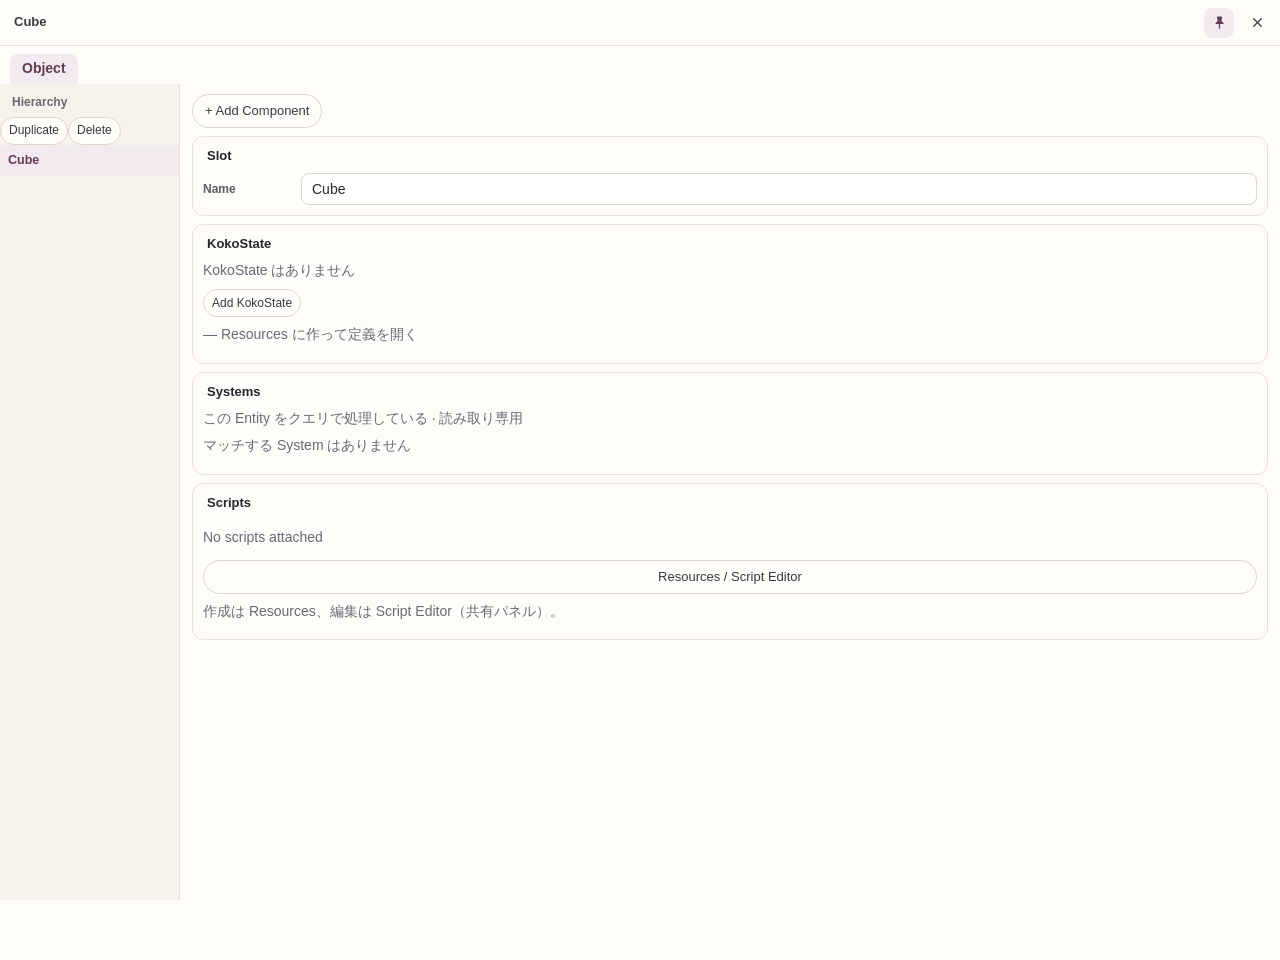
<file: client-ui/panel.html>
<!DOCTYPE html>
<html lang="ja">
<head>
  <meta charset="utf-8">
  <title>tukurium panel</title>
  <link rel="stylesheet" href="theme.css">
  <style>
    /* Match the 2D overlay paper tone (cream + mauve), not the old dark Control board. */
    html, body {
      width: 1120px;
      height: 960px;
      margin: 0;
      background: #fffdf9;
      color: #26262e;
    }
    body.panel-mode .inspector-shell {
      position: absolute;
      inset: 0;
      border-radius: 0;
      box-shadow: none;
      background: #fffdf9;
      border: 0;
      color: #26262e;
    }
    body.panel-mode .whead {
      background: #fffdf9;
      border-bottom: 1px solid #e7e1d6;
    }
    body.panel-mode .tree { background: #f7f3eb; }
    body.panel-mode .main { background: #fffdf9; }
  </style>
</head>
<body class="panel-mode">
  <div id="mount"></div>
  <script src="inspector.js"></script>
  <script src="panel.js"></script>
</body>
</html>
</file>
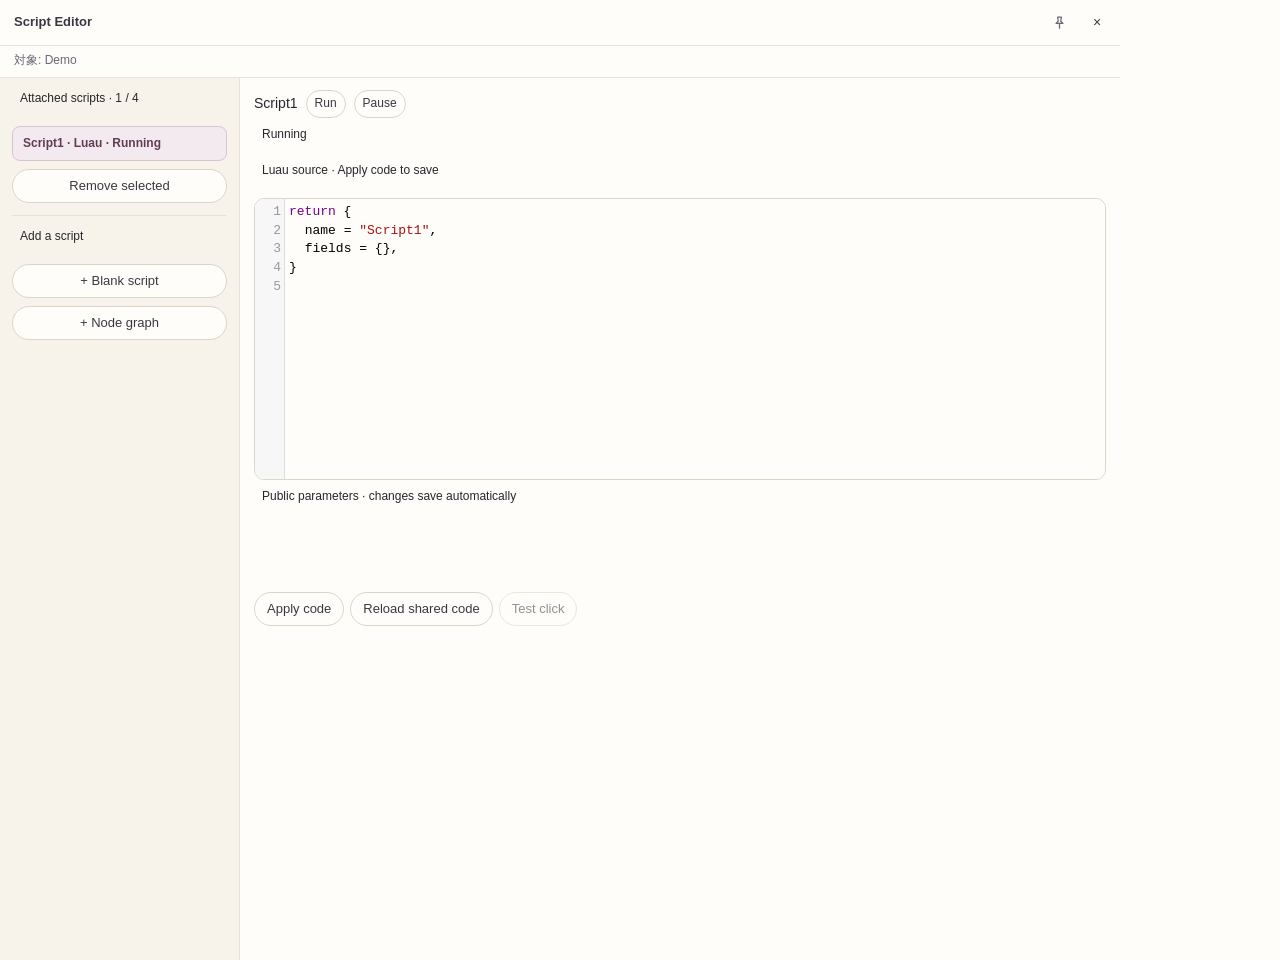
<file: client-ui/script-panel.html>
<!DOCTYPE html>
<html lang="ja">
<head>
  <meta charset="utf-8">
  <title>tukurium script panel</title>
  <link rel="stylesheet" href="theme.css">
  <link rel="stylesheet" href="vendor/cm5.css">
  <style>
    html, body {
      width: 1120px;
      height: 960px;
      margin: 0;
      background: #fffdf9;
      color: #26262e;
    }
    body.panel-mode .script-shell,
    body.panel-mode .script-shell.panel-shell {
      position: absolute;
      inset: 0;
      left: 0;
      top: 0;
      width: 1120px;
      height: 960px;
      max-width: none;
      max-height: none;
      border-radius: 0;
      box-shadow: none;
      background: #fffdf9;
      border: 0;
      z-index: 0;
      overflow: hidden;
    }
    body.panel-mode #mount {
      position: absolute;
      inset: 0;
      width: 1120px;
      height: 960px;
    }
    body.panel-mode .whead {
      background: #fffdf9;
      border-bottom: 1px solid #e7e1d6;
    }
  </style>
</head>
<body class="panel-mode">
  <div id="mount"></div>
  <script src="vendor/cm5.min.js"></script>
  <script src="vendor/cm5-lua.js"></script>
  <script src="script-graph-ui.js"></script>
  <script src="script-editor.js"></script>
  <script src="script-panel.js"></script>
</body>
</html>
</file>
<file: client-ui/theme.css>
* { box-sizing: border-box; }
html, body {
  margin: 0;
  height: 100%;
  overflow: hidden;
  background: transparent;
  color: #26262e;
  font: 14px/1.4 "Zen Kaku Gothic New", "Yu Gothic UI", "Yu Gothic", "Segoe UI", sans-serif;
}
button, input { font: inherit; color: inherit; }
button { cursor: pointer; }
button:disabled, input:disabled { cursor: default; opacity: 0.55; }
.glass {
  background: rgba(255, 253, 249, 0.94);
  border: 1px solid rgba(255, 255, 255, 0.72);
  border-radius: 18px;
  box-shadow: 0 8px 24px rgba(15, 25, 40, 0.18);
}
[hidden] { display: none !important; }

header.glass {
  background: #fffdf9;
  position: fixed;
  left: 16px;
  right: 16px;
  top: 16px;
  z-index: 3;
  height: 56px;
  display: flex;
  align-items: center;
  gap: 16px;
  padding: 0 10px 0 14px;
}
.brand { display: flex; align-items: center; gap: 8px; flex: none; }
.brand img { width: 30px; height: 28px; object-fit: contain; }
.word {
  font-family: "Zen Maru Gothic", "Yu Gothic UI", "Yu Gothic", sans-serif;
  font-weight: 700;
  font-size: 17px;
  color: #603d56;
}
.modes { display: flex; gap: 2px; flex: none; }
.modes button {
  height: 36px;
  padding: 0 14px;
  border: 0;
  border-radius: 10px;
  background: transparent;
  color: #3a3942;
  font-size: 13.5px;
  font-weight: 500;
}
.modes button:hover { background: rgba(38, 38, 46, 0.06); }
.modes button[aria-pressed="true"] {
  background: #f3eaf0;
  color: #603d56;
  font-weight: 700;
}
.room {
  flex: 1;
  min-width: 0;
  overflow: hidden;
  text-overflow: ellipsis;
  white-space: nowrap;
  color: #3a3942;
  font-size: 13.5px;
}
.status { display: flex; align-items: center; gap: 10px; flex: none; color: #6a6875; font-size: 12.5px; }
#sync[data-status="ready"] { color: #1f6b47; }
#sync[data-status="busy"] { color: #603d56; }
#sync[data-status="wait"] { color: #9a6b2f; }
.ghost {
  height: 34px;
  padding: 0 12px;
  border-radius: 999px;
  border: 1px solid #dcd5c8;
  background: #fffdf9;
  color: #3a3942;
  font-size: 13px;
  font-weight: 500;
}
.ghost:hover { background: #f6f1e8; }
.ghost[aria-pressed="true"] {
  background: #f3eaf0;
  border-color: transparent;
  color: #603d56;
  font-weight: 700;
}

.window {
  position: fixed;
  left: 72px;
  top: 88px;
  z-index: 10;
  width: 640px;
  height: min(640px, calc(100vh - 110px));
  display: flex;
  flex-direction: column;
  overflow: hidden;
}
.whead {
  flex: none;
  height: 46px;
  display: flex;
  align-items: center;
  gap: 8px;
  padding: 0 8px 0 14px;
  border-bottom: 1px solid rgba(38, 38, 46, 0.08);
  cursor: grab;
  user-select: none;
}
.whead:active { cursor: grabbing; }
.whead h2 { margin: 0; flex: 1; min-width: 0; overflow: hidden; text-overflow: ellipsis; white-space: nowrap; font-size: 13px; font-weight: 700; color: #3a3942; }
.tb {
  flex: none;
  width: 30px;
  height: 30px;
  padding: 0;
  border: 0;
  border-radius: 8px;
  background: transparent;
  color: #6a6875;
  display: flex;
  align-items: center;
  justify-content: center;
}
.tb:hover:not(:disabled) { background: rgba(38, 38, 46, 0.09); }
.tb.pin[aria-pressed="true"] {
  background: #f3eaf0;
  color: #603d56;
}
.tb#close { color: #3a3942; }
.icon {
  width: 30px;
  height: 30px;
  padding: 0;
  border: 0;
  border-radius: 8px;
  background: transparent;
  color: #3a3942;
  font-size: 18px;
  line-height: 1;
}
.icon:hover { background: rgba(38, 38, 46, 0.09); }
.body { flex: 1; overflow: auto; padding: 12px 14px; }
#message { margin: 0; min-height: 0; padding: 0 14px 12px; color: #8a4b3c; font-size: 12.5px; }
#message:empty { display: none; }
.empty { margin: 8px 0; color: #6a6875; }

.section {
  border: 1px solid #e7e1d6;
  border-radius: 12px;
  background: #fffdf9;
  padding: 8px 10px 10px;
  margin: 0 0 8px;
}
.section h3 { margin: 2px 4px 8px; font-size: 13px; font-weight: 700; }
.field { display: flex; align-items: center; gap: 6px; margin: 0 0 6px; }
.field:last-child { margin-bottom: 0; }
.fname { flex: none; width: 92px; font-size: 12px; font-weight: 700; color: #5e5c64; }
.text, .check {
  flex: 1;
  min-width: 0;
}
.text {
  height: 32px;
  border-radius: 8px;
  border: 1px solid #dcd5c8;
  background: #fff;
  padding: 0 10px;
}
.check { display: flex; align-items: center; gap: 8px; font-size: 13px; }
.axis {
  flex: 1;
  min-width: 0;
  display: flex;
  align-items: center;
  height: 28px;
  border: 1px solid #dcd5c8;
  border-radius: 7px;
  background: #fff;
  overflow: hidden;
}
.axis:focus-within, .text:focus { border-color: #603d56; outline: none; }
.axis b { flex: none; width: 22px; text-align: center; font-size: 11px; font-weight: 700; }
.axis input {
  flex: 1;
  min-width: 0;
  width: 100%;
  height: 26px;
  border: 0;
  padding: 0 6px 0 0;
  background: transparent;
  font-variant-numeric: tabular-nums;
}
.axis input:focus { outline: none; }
.static { flex: 1; color: #3a3942; font-size: 13px; }

.inspector-shell { display: flex; flex-direction: column; height: 100%; min-height: 0; }
.inspector-body { flex: 1; min-height: 0; display: flex; }
.tree {
  flex: none;
  width: 180px;
  overflow: auto;
  border-right: 1px solid #e7e1d6;
  background: #f7f3eb;
}
.tree-head { padding: 10px 12px 6px; font-size: 12px; font-weight: 700; color: #6a6875; }
.tree-item {
  display: block;
  width: 100%;
  text-align: left;
  border: 0;
  background: transparent;
  padding: 7px 10px;
  color: #3a3942;
  font-size: 12.5px;
}
.tree-item:hover { background: rgba(96, 61, 86, 0.08); }
.tree-item.selected { background: #f3eaf0; color: #603d56; font-weight: 700; }
.main { flex: 1; min-width: 0; overflow: auto; padding: 10px 12px; }
.tabs { display: flex; gap: 4px; padding: 8px 10px 0; }
.tab {
  height: 30px;
  border: 0;
  border-radius: 8px 8px 0 0;
  background: transparent;
  padding: 0 12px;
  color: #6a6875;
}
.tab[aria-pressed="true"] { background: #f3eaf0; color: #603d56; font-weight: 700; }
.actions { display: flex; flex-wrap: wrap; gap: 6px; margin-bottom: 8px; }
.catalog { display: flex; flex-direction: column; gap: 4px; margin-bottom: 10px; }
.catalog-item, .script-row {
  display: flex;
  align-items: center;
  justify-content: space-between;
  gap: 8px;
  width: 100%;
  text-align: left;
  border: 1px solid #e7e1d6;
  border-radius: 8px;
  background: #fff;
  padding: 8px 10px;
}
.section-head { display: flex; align-items: center; justify-content: space-between; gap: 8px; }
.tiny { height: 28px; padding: 0 8px; font-size: 12px; }
.drive { flex: 1; color: #8b5bb8; font-size: 12px; white-space: pre-wrap; }
.lease { color: #9a6b2f; font-size: 11px; }
.collider { flex: 1; display: flex; flex-wrap: wrap; gap: 6px; }
.code {
  width: 100%;
  min-height: 280px;
  border: 1px solid #dcd5c8;
  border-radius: 10px;
  padding: 10px;
  font: 13px/1.45 ui-monospace, Consolas, monospace;
  resize: vertical;
}
.graph-canvas {
  position: relative;
  min-height: 320px;
  border: 1px dashed #dcd5c8;
  border-radius: 12px;
  background: #faf7f1;
  overflow: hidden;
}
.graph-node {
  position: absolute;
  min-width: 110px;
  padding: 8px 10px;
  border-radius: 8px;
  border: 1px solid #dcd5c8;
  background: #fff;
  font-size: 12px;
  font-weight: 700;
}
#inspector-mount { height: 100%; }
.window > .inspector-shell { height: 100%; }

.script-shell {
  display: flex;
  flex-direction: column;
  height: 100%;
  min-height: 0;
  background: #fffdf9;
  color: #26262e;
}
.script-shell.panel-shell {
  position: absolute;
  inset: 0;
  width: 100%;
  height: 100%;
}
.script-status { margin: 0; padding: 6px 14px 0; color: #6a6875; font-size: 12px; }
.script-body {
  display: grid;
  grid-template-columns: 240px 1fr;
  gap: 0;
  flex: 1;
  min-height: 0;
  border-top: 1px solid #e7e1d6;
  margin-top: 8px;
}
.script-side {
  display: flex;
  flex-direction: column;
  gap: 8px;
  padding: 12px;
  background: #f7f3eb;
  border-right: 1px solid #e7e1d6;
  overflow: auto;
}
.script-list { display: flex; flex-direction: column; gap: 4px; }
.script-item {
  text-align: left;
  border: 1px solid #e7e1d6;
  border-radius: 8px;
  background: #fff;
  padding: 8px 10px;
  font-size: 12px;
}
.script-item.selected { background: #f3eaf0; color: #603d56; border-color: #d9c5d2; font-weight: 700; }
.script-confirm {
  border: 1px solid #e7e1d6;
  border-radius: 10px;
  background: #fff;
  padding: 8px;
  display: flex;
  flex-direction: column;
  gap: 6px;
}
.script-main {
  display: flex;
  flex-direction: column;
  gap: 8px;
  padding: 12px 14px 14px;
  overflow: auto;
  min-height: 0;
}
.script-toolbar { display: flex; align-items: center; gap: 8px; flex-wrap: wrap; }
.script-code {
  min-height: 280px;
  border: 1px solid #dcd5c8;
  border-radius: 10px;
  overflow: hidden;
  background: #fff;
}
.script-code .CodeMirror { height: 280px; font: 13px/1.45 ui-monospace, Consolas, monospace; background: #fffdf9; }
.script-graph-host {
  min-height: 320px;
  border: 1px dashed #dcd5c8;
  border-radius: 12px;
  background: #faf7f1;
  overflow: hidden;
}
.script-params { display: flex; flex-direction: column; gap: 8px; }
.script-actions { display: flex; flex-wrap: wrap; gap: 6px; }
.script-drop {
  display: flex;
  flex-wrap: wrap;
  gap: 6px;
  align-items: center;
  border: 1px solid #e7e1d6;
  border-radius: 10px;
  background: #f7f3eb;
  padding: 8px;
}
.rule { border: 0; border-top: 1px solid #e7e1d6; margin: 4px 0; }
.ref-chip {
  display: inline-block;
  border: 1px solid #e7e1d6;
  border-radius: 999px;
  padding: 4px 10px;
  background: #fff;
  font-size: 12px;
}
.axis { display: flex; gap: 6px; flex-wrap: wrap; }
.sg-root { display: flex; flex-direction: column; height: 100%; min-height: 320px; }
.sg-tools { display: flex; gap: 6px; padding: 8px; border-bottom: 1px solid #e7e1d6; background: #fffdf9; }
.sg-canvas { position: relative; flex: 1; min-height: 280px; overflow: auto; }
.sg-wires { position: absolute; inset: 0; pointer-events: none; }
.sg-wires path { pointer-events: stroke; }
.sg-node {
  position: absolute;
  min-width: 160px;
  padding: 8px;
  border: 1px solid #dcd5c8;
  border-radius: 10px;
  background: #fff;
  box-shadow: 0 1px 0 rgba(38, 38, 46, 0.04);
}
.sg-node.selected { border-color: #603d56; box-shadow: 0 0 0 1px #603d56 inset; }
.sg-title { font-size: 12px; font-weight: 700; margin-bottom: 6px; }
.sg-ports { display: flex; justify-content: space-between; gap: 12px; }
.sg-col { display: flex; flex-direction: column; gap: 4px; }
.sg-port-row { display: flex; align-items: center; gap: 4px; font-size: 11px; color: #6a6875; }
.sg-port {
  width: 10px;
  height: 10px;
  border-radius: 999px;
  border: 0;
  padding: 0;
}
.script-window {
  position: absolute;
  min-width: 420px;
  min-height: 360px;
  overflow: hidden;
}
.script-window .script-shell { height: 100%; }
.script-caret {
  display: inline-block;
  margin-left: -1px;
  padding: 0 4px;
  border-left: 2px solid #603d56;
  color: #603d56;
  font-size: 10px;
  line-height: 1.2;
  background: #f3eaf0;
  border-radius: 0 4px 4px 0;
  pointer-events: none;
}

* { scrollbar-width: thin; scrollbar-color: rgba(96, 61, 86, 0.28) transparent; }
*::-webkit-scrollbar { width: 10px; height: 10px; }
*::-webkit-scrollbar-thumb {
  background-color: rgba(96, 61, 86, 0.24);
  border-radius: 999px;
  border: 3px solid transparent;
  background-clip: padding-box;
}
</file>
<file: client-ui/vendor/cm5.css>
/* BASICS */

.CodeMirror {
  /* Set height, width, borders, and global font properties here */
  font-family: monospace;
  height: 300px;
  color: black;
  direction: ltr;
}

/* PADDING */

.CodeMirror-lines {
  padding: 4px 0; /* Vertical padding around content */
}
.CodeMirror pre.CodeMirror-line,
.CodeMirror pre.CodeMirror-line-like {
  padding: 0 4px; /* Horizontal padding of content */
}

.CodeMirror-scrollbar-filler, .CodeMirror-gutter-filler {
  background-color: white; /* The little square between H and V scrollbars */
}

/* GUTTER */

.CodeMirror-gutters {
  border-right: 1px solid #ddd;
  background-color: #f7f7f7;
  white-space: nowrap;
}
.CodeMirror-linenumbers {}
.CodeMirror-linenumber {
  padding: 0 3px 0 5px;
  min-width: 20px;
  text-align: right;
  color: #999;
  white-space: nowrap;
}

.CodeMirror-guttermarker { color: black; }
.CodeMirror-guttermarker-subtle { color: #999; }

/* CURSOR */

.CodeMirror-cursor {
  border-left: 1px solid black;
  border-right: none;
  width: 0;
}
/* Shown when moving in bi-directional text */
.CodeMirror div.CodeMirror-secondarycursor {
  border-left: 1px solid silver;
}
.cm-fat-cursor .CodeMirror-cursor {
  width: auto;
  border: 0 !important;
  background: #7e7;
}
.cm-fat-cursor div.CodeMirror-cursors {
  z-index: 1;
}
.cm-fat-cursor .CodeMirror-line::selection,
.cm-fat-cursor .CodeMirror-line > span::selection, 
.cm-fat-cursor .CodeMirror-line > span > span::selection { background: transparent; }
.cm-fat-cursor .CodeMirror-line::-moz-selection,
.cm-fat-cursor .CodeMirror-line > span::-moz-selection,
.cm-fat-cursor .CodeMirror-line > span > span::-moz-selection { background: transparent; }
.cm-fat-cursor { caret-color: transparent; }
@-moz-keyframes blink {
  0% {}
  50% { background-color: transparent; }
  100% {}
}
@-webkit-keyframes blink {
  0% {}
  50% { background-color: transparent; }
  100% {}
}
@keyframes blink {
  0% {}
  50% { background-color: transparent; }
  100% {}
}

/* Can style cursor different in overwrite (non-insert) mode */
.CodeMirror-overwrite .CodeMirror-cursor {}

.cm-tab { display: inline-block; text-decoration: inherit; }

.CodeMirror-rulers {
  position: absolute;
  left: 0; right: 0; top: -50px; bottom: 0;
  overflow: hidden;
}
.CodeMirror-ruler {
  border-left: 1px solid #ccc;
  top: 0; bottom: 0;
  position: absolute;
}

/* DEFAULT THEME */

.cm-s-default .cm-header {color: blue;}
.cm-s-default .cm-quote {color: #090;}
.cm-negative {color: #d44;}
.cm-positive {color: #292;}
.cm-header, .cm-strong {font-weight: bold;}
.cm-em {font-style: italic;}
.cm-link {text-decoration: underline;}
.cm-strikethrough {text-decoration: line-through;}

.cm-s-default .cm-keyword {color: #708;}
.cm-s-default .cm-atom {color: #219;}
.cm-s-default .cm-number {color: #164;}
.cm-s-default .cm-def {color: #00f;}
.cm-s-default .cm-variable,
.cm-s-default .cm-punctuation,
.cm-s-default .cm-property,
.cm-s-default .cm-operator {}
.cm-s-default .cm-variable-2 {color: #05a;}
.cm-s-default .cm-variable-3, .cm-s-default .cm-type {color: #085;}
.cm-s-default .cm-comment {color: #a50;}
.cm-s-default .cm-string {color: #a11;}
.cm-s-default .cm-string-2 {color: #f50;}
.cm-s-default .cm-meta {color: #555;}
.cm-s-default .cm-qualifier {color: #555;}
.cm-s-default .cm-builtin {color: #30a;}
.cm-s-default .cm-bracket {color: #997;}
.cm-s-default .cm-tag {color: #170;}
.cm-s-default .cm-attribute {color: #00c;}
.cm-s-default .cm-hr {color: #999;}
.cm-s-default .cm-link {color: #00c;}

.cm-s-default .cm-error {color: #f00;}
.cm-invalidchar {color: #f00;}

.CodeMirror-composing { border-bottom: 2px solid; }

/* Default styles for common addons */

div.CodeMirror span.CodeMirror-matchingbracket {color: #0b0;}
div.CodeMirror span.CodeMirror-nonmatchingbracket {color: #a22;}
.CodeMirror-matchingtag { background: rgba(255, 150, 0, .3); }
.CodeMirror-activeline-background {background: #e8f2ff;}

/* STOP */

/* The rest of this file contains styles related to the mechanics of
   the editor. You probably shouldn't touch them. */

.CodeMirror {
  position: relative;
  overflow: hidden;
  background: white;
}

.CodeMirror-scroll {
  overflow: scroll !important; /* Things will break if this is overridden */
  /* 50px is the magic margin used to hide the element's real scrollbars */
  /* See overflow: hidden in .CodeMirror */
  margin-bottom: -50px; margin-right: -50px;
  padding-bottom: 50px;
  height: 100%;
  outline: none; /* Prevent dragging from highlighting the element */
  position: relative;
  z-index: 0;
}
.CodeMirror-sizer {
  position: relative;
  border-right: 50px solid transparent;
}

/* The fake, visible scrollbars. Used to force redraw during scrolling
   before actual scrolling happens, thus preventing shaking and
   flickering artifacts. */
.CodeMirror-vscrollbar, .CodeMirror-hscrollbar, .CodeMirror-scrollbar-filler, .CodeMirror-gutter-filler {
  position: absolute;
  z-index: 6;
  display: none;
  outline: none;
}
.CodeMirror-vscrollbar {
  right: 0; top: 0;
  overflow-x: hidden;
  overflow-y: scroll;
}
.CodeMirror-hscrollbar {
  bottom: 0; left: 0;
  overflow-y: hidden;
  overflow-x: scroll;
}
.CodeMirror-scrollbar-filler {
  right: 0; bottom: 0;
}
.CodeMirror-gutter-filler {
  left: 0; bottom: 0;
}

.CodeMirror-gutters {
  position: absolute; left: 0; top: 0;
  min-height: 100%;
  z-index: 3;
}
.CodeMirror-gutter {
  white-space: normal;
  height: 100%;
  display: inline-block;
  vertical-align: top;
  margin-bottom: -50px;
}
.CodeMirror-gutter-wrapper {
  position: absolute;
  z-index: 4;
  background: none !important;
  border: none !important;
}
.CodeMirror-gutter-background {
  position: absolute;
  top: 0; bottom: 0;
  z-index: 4;
}
.CodeMirror-gutter-elt {
  position: absolute;
  cursor: default;
  z-index: 4;
}
.CodeMirror-gutter-wrapper ::selection { background-color: transparent }
.CodeMirror-gutter-wrapper ::-moz-selection { background-color: transparent }

.CodeMirror-lines {
  cursor: text;
  min-height: 1px; /* prevents collapsing before first draw */
}
.CodeMirror pre.CodeMirror-line,
.CodeMirror pre.CodeMirror-line-like {
  /* Reset some styles that the rest of the page might have set */
  -moz-border-radius: 0; -webkit-border-radius: 0; border-radius: 0;
  border-width: 0;
  background: transparent;
  font-family: inherit;
  font-size: inherit;
  margin: 0;
  white-space: pre;
  word-wrap: normal;
  line-height: inherit;
  color: inherit;
  z-index: 2;
  position: relative;
  overflow: visible;
  -webkit-tap-highlight-color: transparent;
  -webkit-font-variant-ligatures: contextual;
  font-variant-ligatures: contextual;
}
.CodeMirror-wrap pre.CodeMirror-line,
.CodeMirror-wrap pre.CodeMirror-line-like {
  word-wrap: break-word;
  white-space: pre-wrap;
  word-break: normal;
}

.CodeMirror-linebackground {
  position: absolute;
  left: 0; right: 0; top: 0; bottom: 0;
  z-index: 0;
}

.CodeMirror-linewidget {
  position: relative;
  z-index: 2;
  padding: 0.1px; /* Force widget margins to stay inside of the container */
}

.CodeMirror-widget {}

.CodeMirror-rtl pre { direction: rtl; }

.CodeMirror-code {
  outline: none;
}

/* Force content-box sizing for the elements where we expect it */
.CodeMirror-scroll,
.CodeMirror-sizer,
.CodeMirror-gutter,
.CodeMirror-gutters,
.CodeMirror-linenumber {
  -moz-box-sizing: content-box;
  box-sizing: content-box;
}

.CodeMirror-measure {
  position: absolute;
  width: 100%;
  height: 0;
  overflow: hidden;
  visibility: hidden;
}

.CodeMirror-cursor {
  position: absolute;
  pointer-events: none;
}
.CodeMirror-measure pre { position: static; }

div.CodeMirror-cursors {
  visibility: hidden;
  position: relative;
  z-index: 3;
}
div.CodeMirror-dragcursors {
  visibility: visible;
}

.CodeMirror-focused div.CodeMirror-cursors {
  visibility: visible;
}

.CodeMirror-selected { background: #d9d9d9; }
.CodeMirror-focused .CodeMirror-selected { background: #d7d4f0; }
.CodeMirror-crosshair { cursor: crosshair; }
.CodeMirror-line::selection, .CodeMirror-line > span::selection, .CodeMirror-line > span > span::selection { background: #d7d4f0; }
.CodeMirror-line::-moz-selection, .CodeMirror-line > span::-moz-selection, .CodeMirror-line > span > span::-moz-selection { background: #d7d4f0; }

.cm-searching {
  background-color: #ffa;
  background-color: rgba(255, 255, 0, .4);
}

/* Used to force a border model for a node */
.cm-force-border { padding-right: .1px; }

@media print {
  /* Hide the cursor when printing */
  .CodeMirror div.CodeMirror-cursors {
    visibility: hidden;
  }
}

/* See issue #2901 */
.cm-tab-wrap-hack:after { content: ''; }

/* Help users use markselection to safely style text background */
span.CodeMirror-selectedtext { background: none; }
</file>
